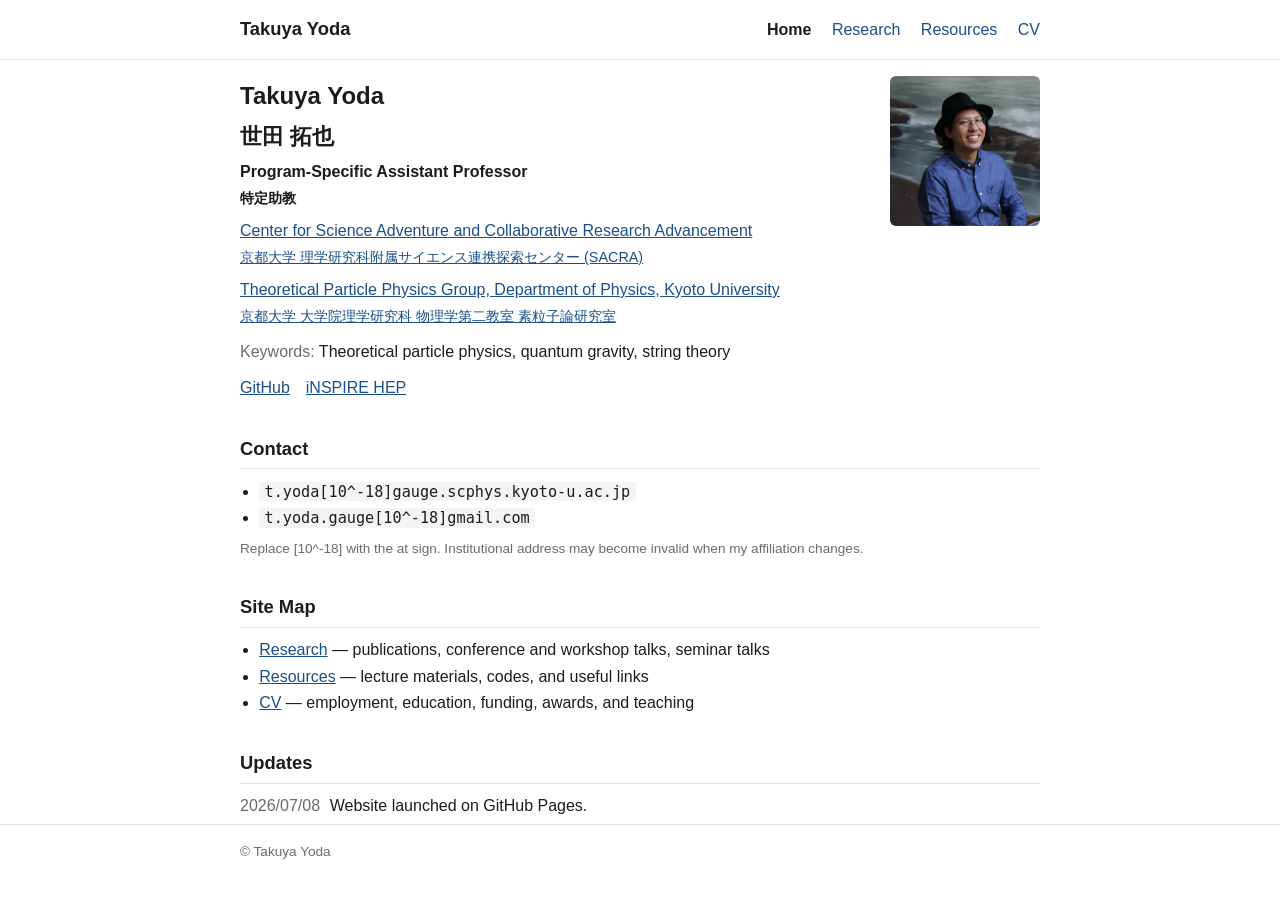
<file: index.html>
<!DOCTYPE html>
<html lang="en">
<head>
  <meta charset="utf-8">
  <meta name="viewport" content="width=device-width, initial-scale=1">
  <title>Takuya Yoda — Theoretical Particle Physics</title>
  <meta name="description" content="Academic website of Takuya Yoda, Program-Specific Assistant Professor at Kyoto University. Theoretical particle physics and quantum gravity.">
  <link rel="stylesheet" href="assets/style.css">
</head>
<body data-page="home">
  <header class="site-header">
    <div class="wrap header-inner">
      <a class="site-title" href="index.html">Takuya Yoda</a>
      <nav class="site-nav">
        <a href="index.html" aria-current="page">Home</a>
        <a href="research.html">Research</a>
        <a href="resources.html">Resources</a>
        <a href="cv.html">CV</a>
      </nav>
    </div>
  </header>

  <main class="wrap">
    <section id="profile" aria-label="Profile">
      <div id="profile-body" class="profile">
        <noscript><p>This page requires JavaScript. Profile data is available at <a href="data/profile.json">data/profile.json</a>.</p></noscript>
      </div>
    </section>

    <section id="contact" aria-label="Contact">
      <h2>Contact</h2>
      <div id="contact-body"></div>
    </section>

    <section id="sitemap" aria-label="Site map">
      <h2>Site Map</h2>
      <ul class="plain-list">
        <li><a href="research.html">Research</a> — publications, conference and workshop talks, seminar talks</li>
        <li><a href="resources.html">Resources</a> — lecture materials, codes, and useful links</li>
        <li><a href="cv.html">CV</a> — employment, education, funding, awards, and teaching</li>
      </ul>
    </section>

    <section id="news" aria-label="News">
      <h2>Updates</h2>
      <div id="news-body"></div>
    </section>
  </main>

  <footer class="site-footer">
    <div class="wrap">© Takuya Yoda</div>
  </footer>

  <script src="assets/main.js"></script>
</body>
</html>
</file>
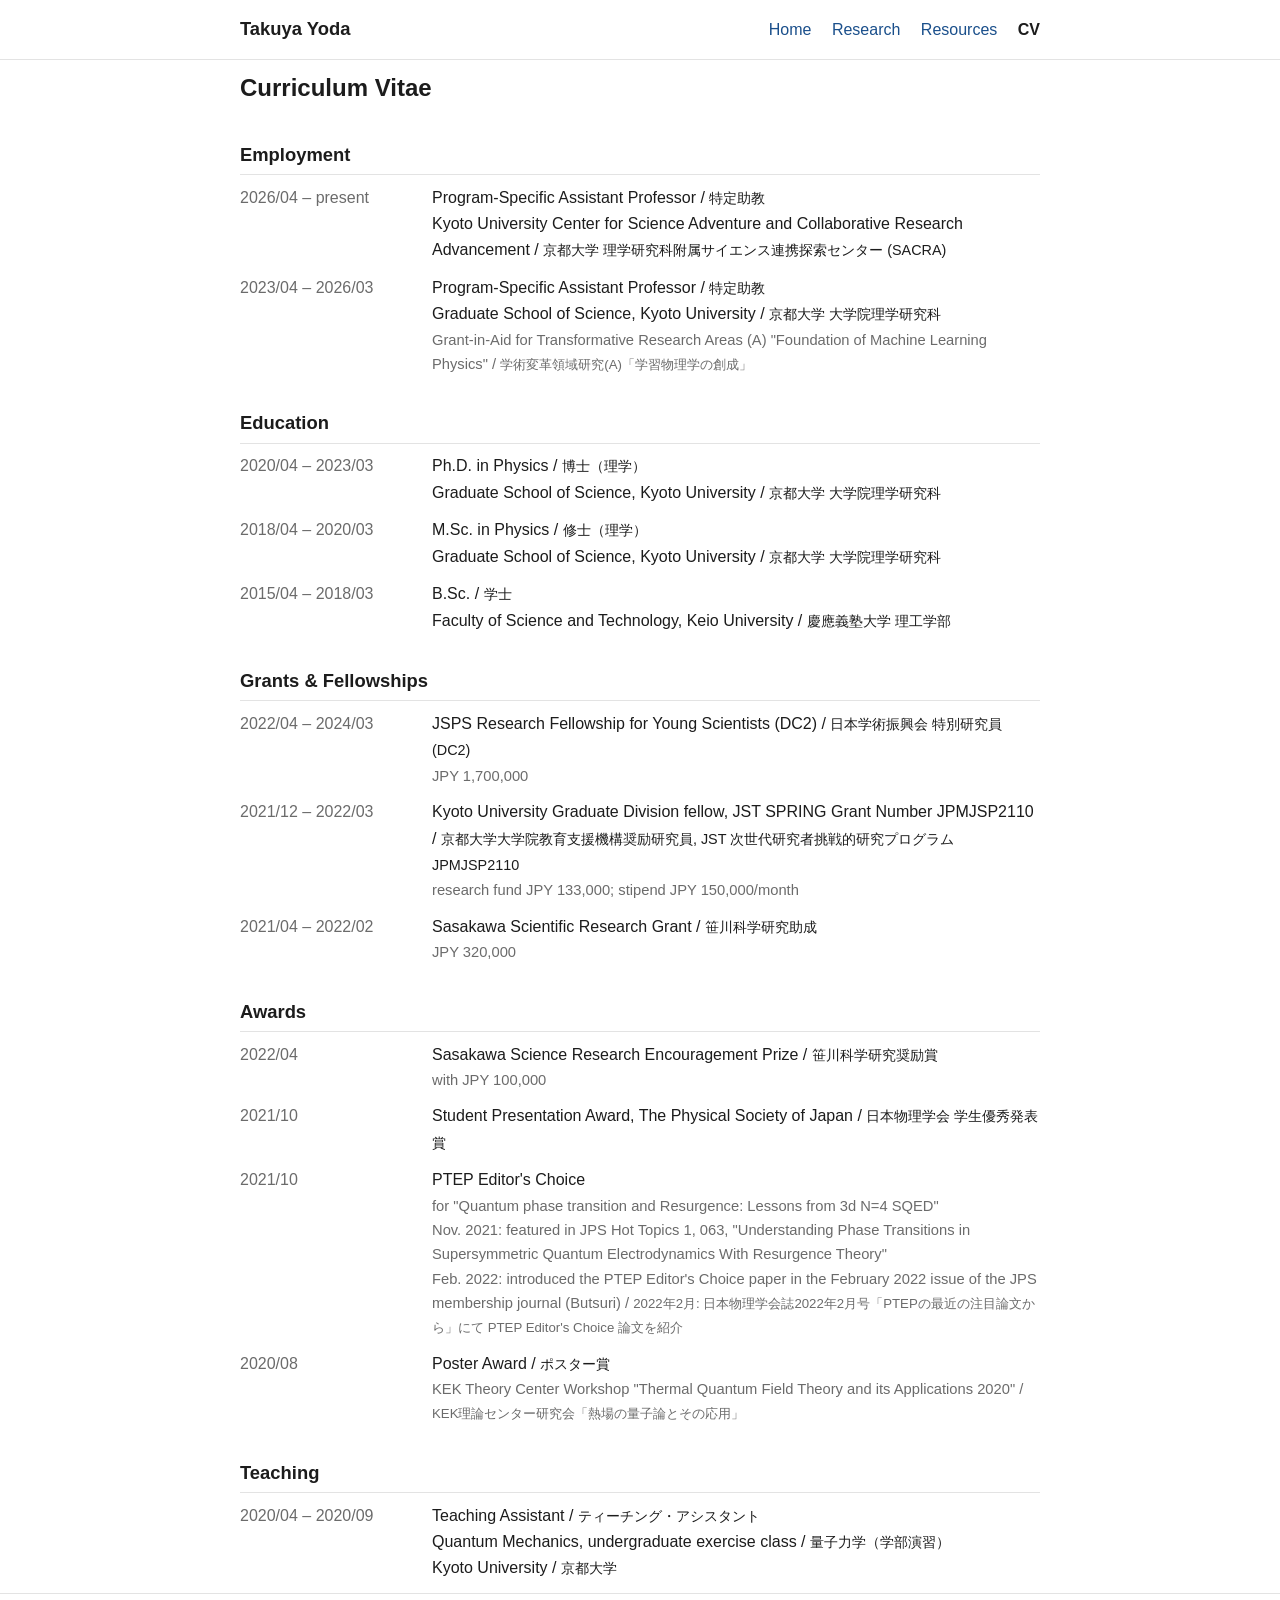
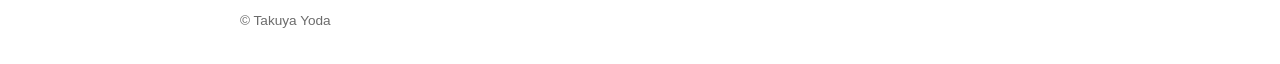
<file: cv.html>
<!DOCTYPE html>
<html lang="en">
<head>
  <meta charset="utf-8">
  <meta name="viewport" content="width=device-width, initial-scale=1">
  <title>CV — Takuya Yoda</title>
  <meta name="description" content="Curriculum vitae of Takuya Yoda: employment, education, funding, awards, and teaching.">
  <link rel="stylesheet" href="assets/style.css">
</head>
<body data-page="cv">
  <header class="site-header">
    <div class="wrap header-inner">
      <a class="site-title" href="index.html">Takuya Yoda</a>
      <nav class="site-nav">
        <a href="index.html">Home</a>
        <a href="research.html">Research</a>
        <a href="resources.html">Resources</a>
        <a href="cv.html" aria-current="page">CV</a>
      </nav>
    </div>
  </header>

  <main class="wrap">
    <h1>Curriculum Vitae</h1>
    <noscript><p>This page requires JavaScript. Data is available at <a href="data/cv.json">data/cv.json</a>.</p></noscript>

    <section id="employment"><h2>Employment</h2><div data-cv="employment"></div></section>
    <section id="education"><h2>Education</h2><div data-cv="education"></div></section>
    <section id="funding"><h2>Grants &amp; Fellowships</h2><div data-cv="funding"></div></section>
    <section id="awards"><h2>Awards</h2><div data-cv="awards"></div></section>
    <section id="teaching"><h2>Teaching</h2><div data-cv="teaching"></div></section>
  </main>

  <footer class="site-footer">
    <div class="wrap">© Takuya Yoda</div>
  </footer>

  <script src="assets/main.js"></script>
</body>
</html>
</file>
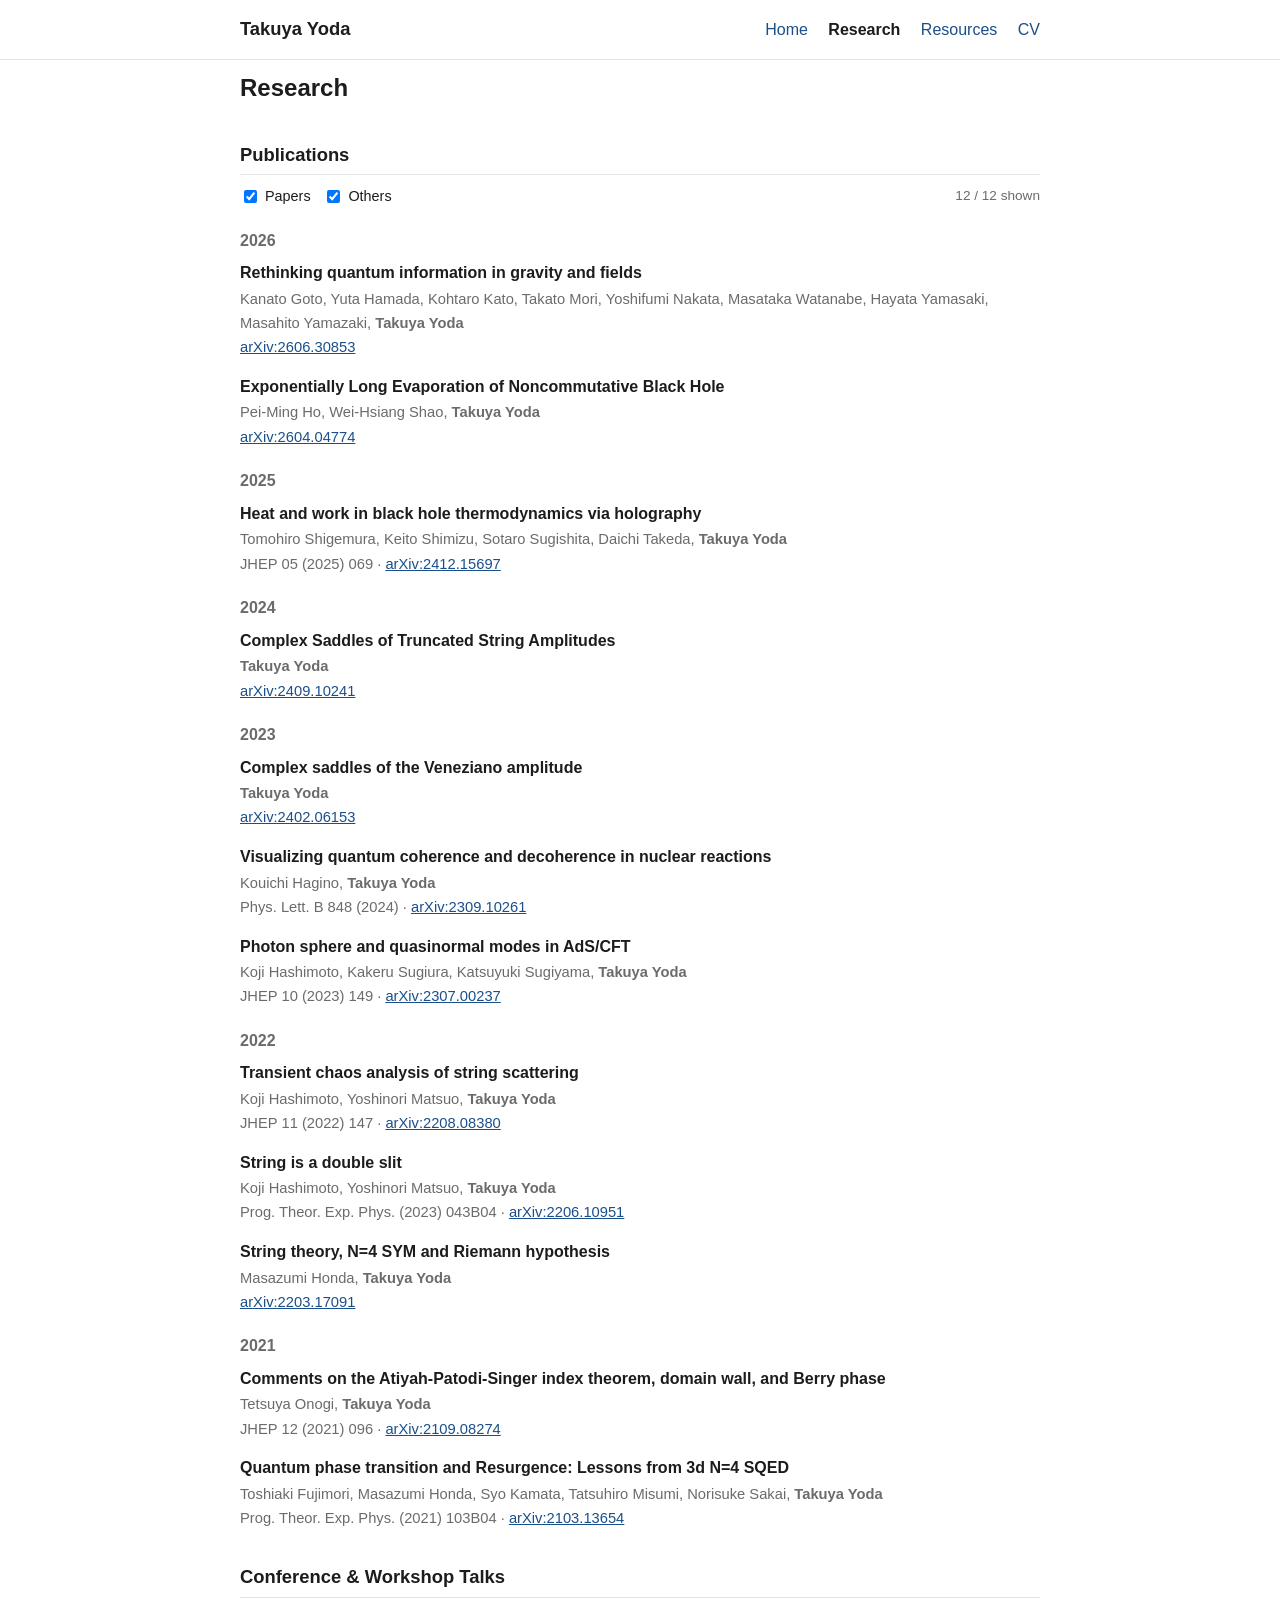
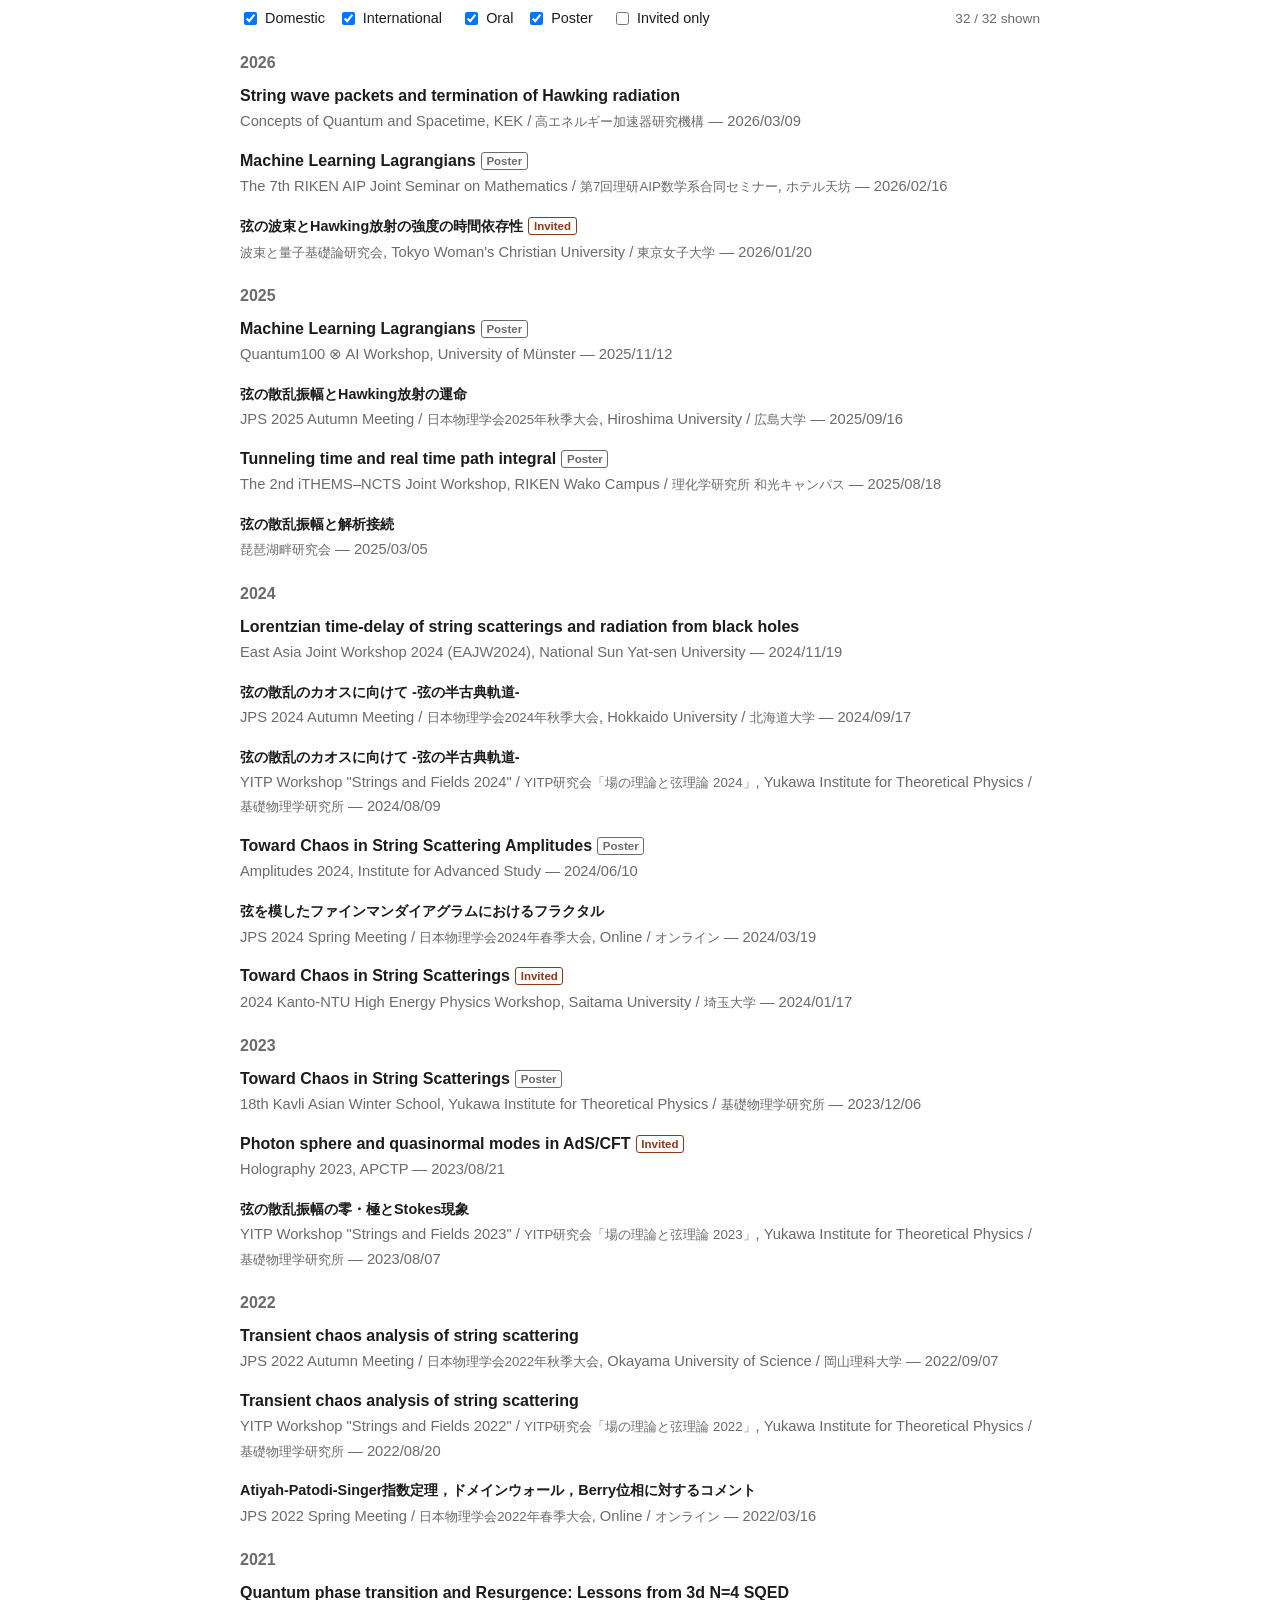
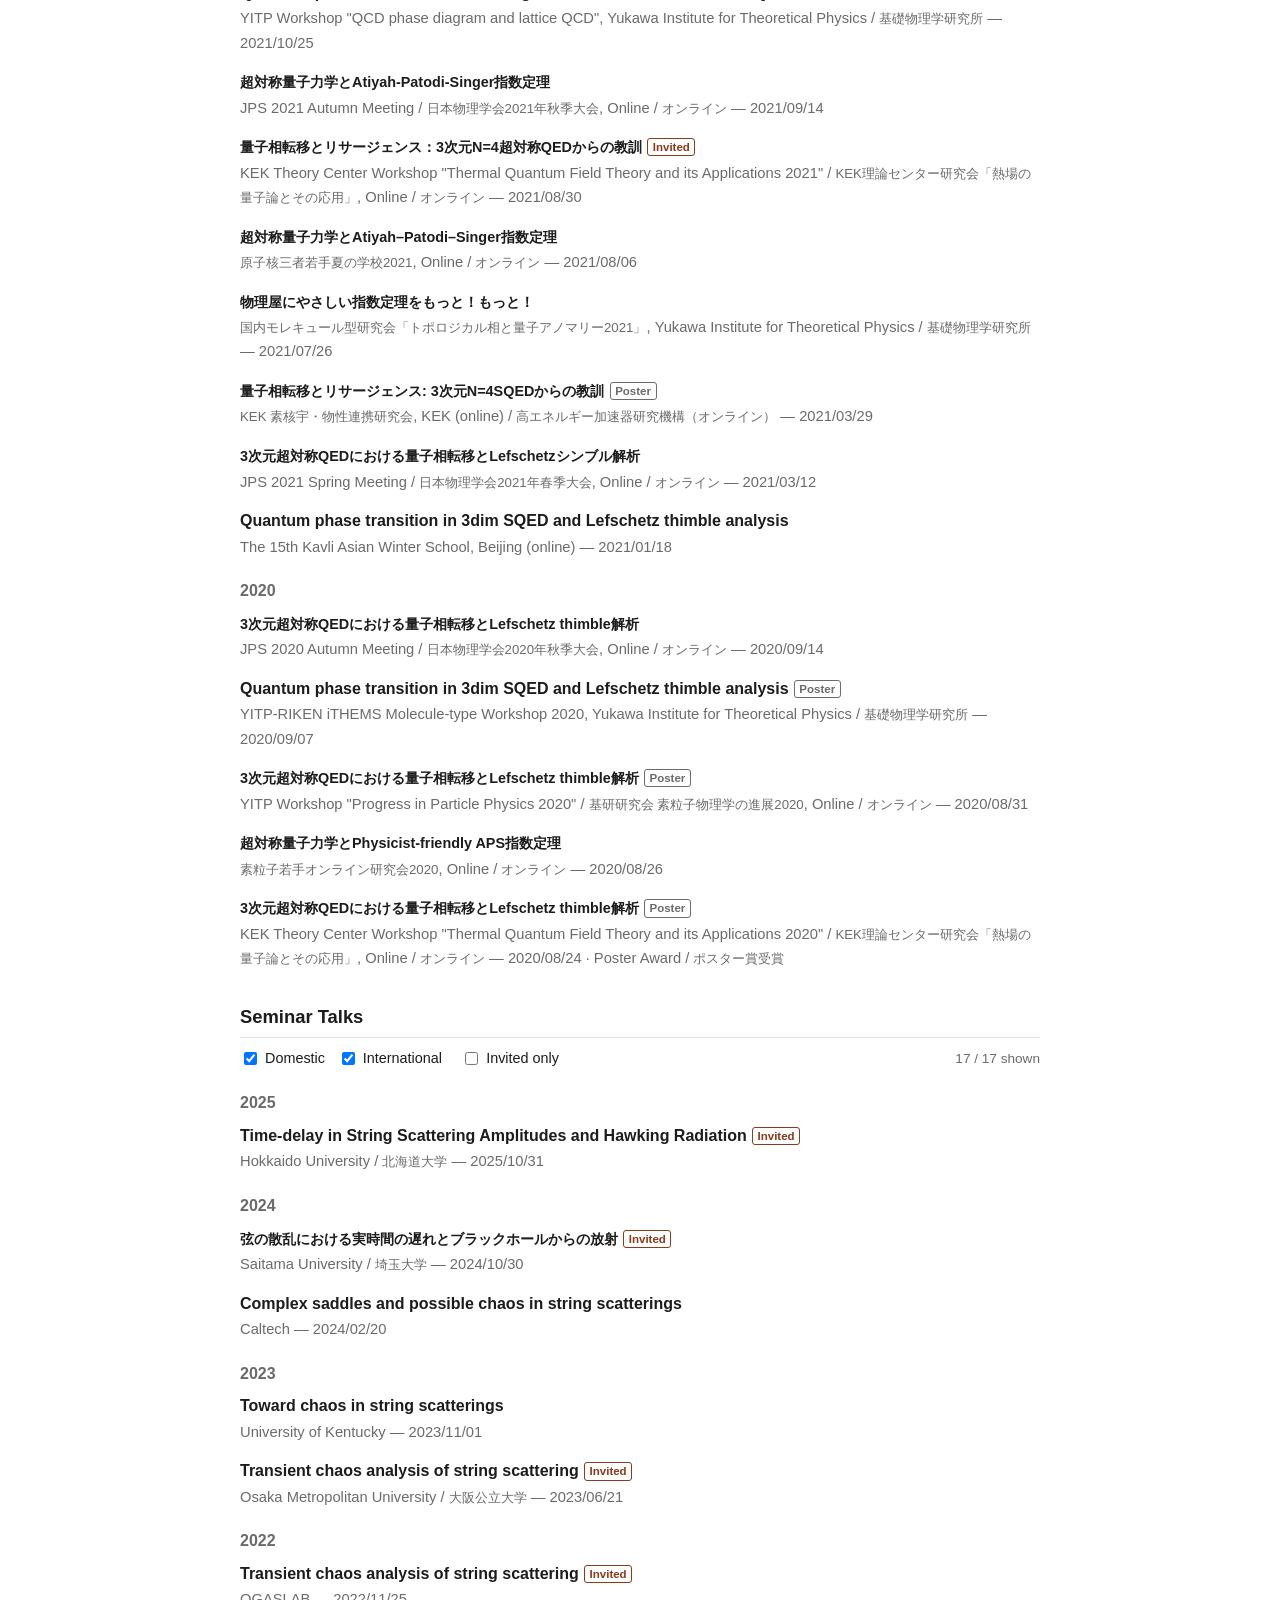
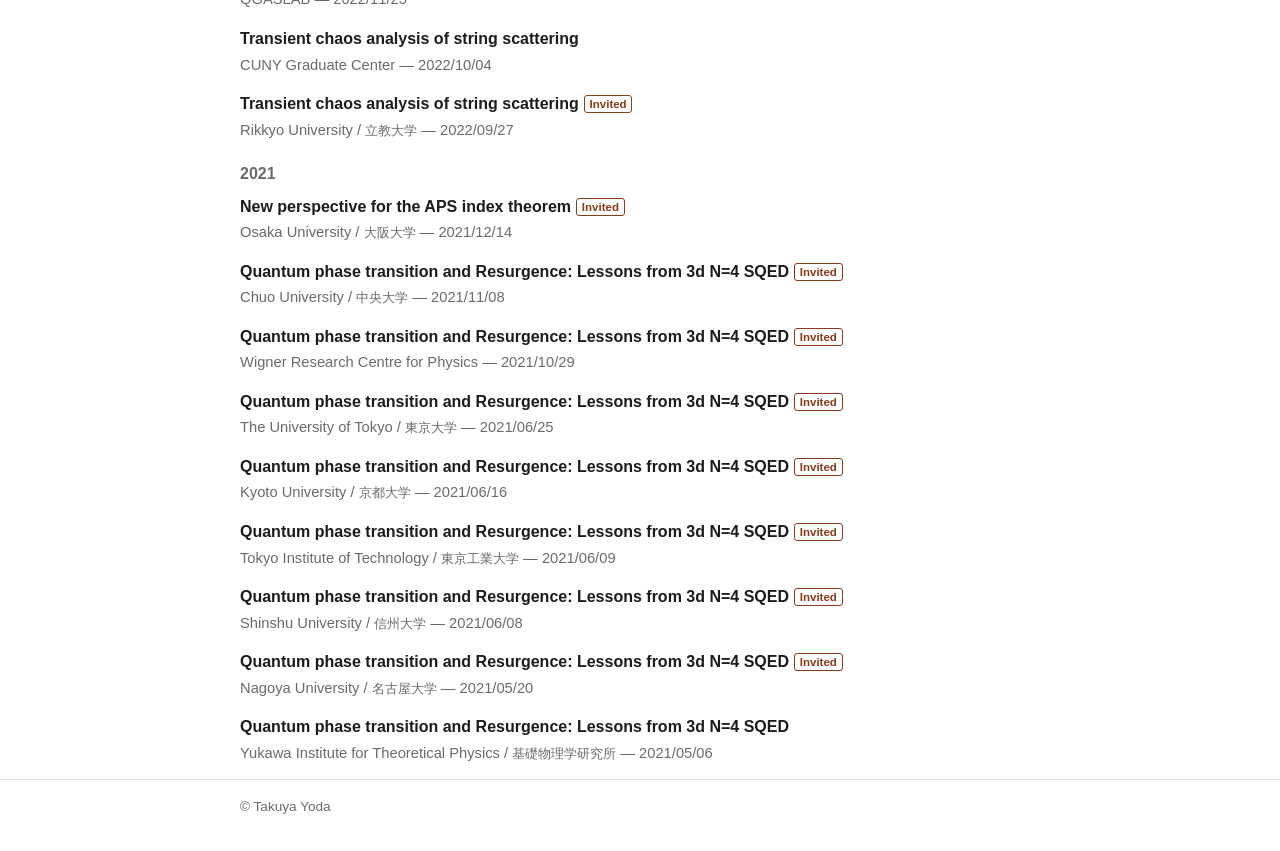
<file: research.html>
<!DOCTYPE html>
<html lang="en">
<head>
  <meta charset="utf-8">
  <meta name="viewport" content="width=device-width, initial-scale=1">
  <title>Research — Takuya Yoda</title>
  <meta name="description" content="Publications, conference talks, and seminar talks by Takuya Yoda.">
  <link rel="stylesheet" href="assets/style.css">
</head>
<body data-page="research">
  <header class="site-header">
    <div class="wrap header-inner">
      <a class="site-title" href="index.html">Takuya Yoda</a>
      <nav class="site-nav">
        <a href="index.html">Home</a>
        <a href="research.html" aria-current="page">Research</a>
        <a href="resources.html">Resources</a>
        <a href="cv.html">CV</a>
      </nav>
    </div>
  </header>

  <main class="wrap">
    <h1>Research</h1>
    <noscript><p>This page requires JavaScript. Data is available at
      <a href="data/publications.json">publications.json</a>,
      <a href="data/talks.json">talks.json</a>, and
      <a href="data/seminars.json">seminars.json</a>.</p></noscript>

    <section id="publications" aria-label="Publications">
      <h2>Publications</h2>
      <div class="filters" data-target="publications">
        <span class="filter-group">
          <label><input type="checkbox" data-filter="type" value="paper" checked> Papers</label>
          <label><input type="checkbox" data-filter="type" value="other" checked> Others</label>
        </span>
        <span class="filter-count" data-count></span>
      </div>
      <div class="list" data-list></div>
    </section>

    <section id="talks" aria-label="Conference and workshop talks">
      <h2>Conference &amp; Workshop Talks</h2>
      <div class="filters" data-target="talks">
        <span class="filter-group">
          <label><input type="checkbox" data-filter="region" value="domestic" checked> Domestic</label>
          <label><input type="checkbox" data-filter="region" value="international" checked> International</label>
        </span>
        <span class="filter-group">
          <label><input type="checkbox" data-filter="format" value="oral" checked> Oral</label>
          <label><input type="checkbox" data-filter="format" value="poster" checked> Poster</label>
        </span>
        <span class="filter-group">
          <label><input type="checkbox" data-invited-only> Invited only</label>
        </span>
        <span class="filter-count" data-count></span>
      </div>
      <div class="list" data-list></div>
    </section>

    <section id="seminars" aria-label="Seminar talks">
      <h2>Seminar Talks</h2>
      <div class="filters" data-target="seminars">
        <span class="filter-group">
          <label><input type="checkbox" data-filter="region" value="domestic" checked> Domestic</label>
          <label><input type="checkbox" data-filter="region" value="international" checked> International</label>
        </span>
        <span class="filter-group">
          <label><input type="checkbox" data-invited-only> Invited only</label>
        </span>
        <span class="filter-count" data-count></span>
      </div>
      <div class="list" data-list></div>
    </section>
  </main>

  <footer class="site-footer">
    <div class="wrap">© Takuya Yoda</div>
  </footer>

  <script src="assets/main.js"></script>
</body>
</html>
</file>
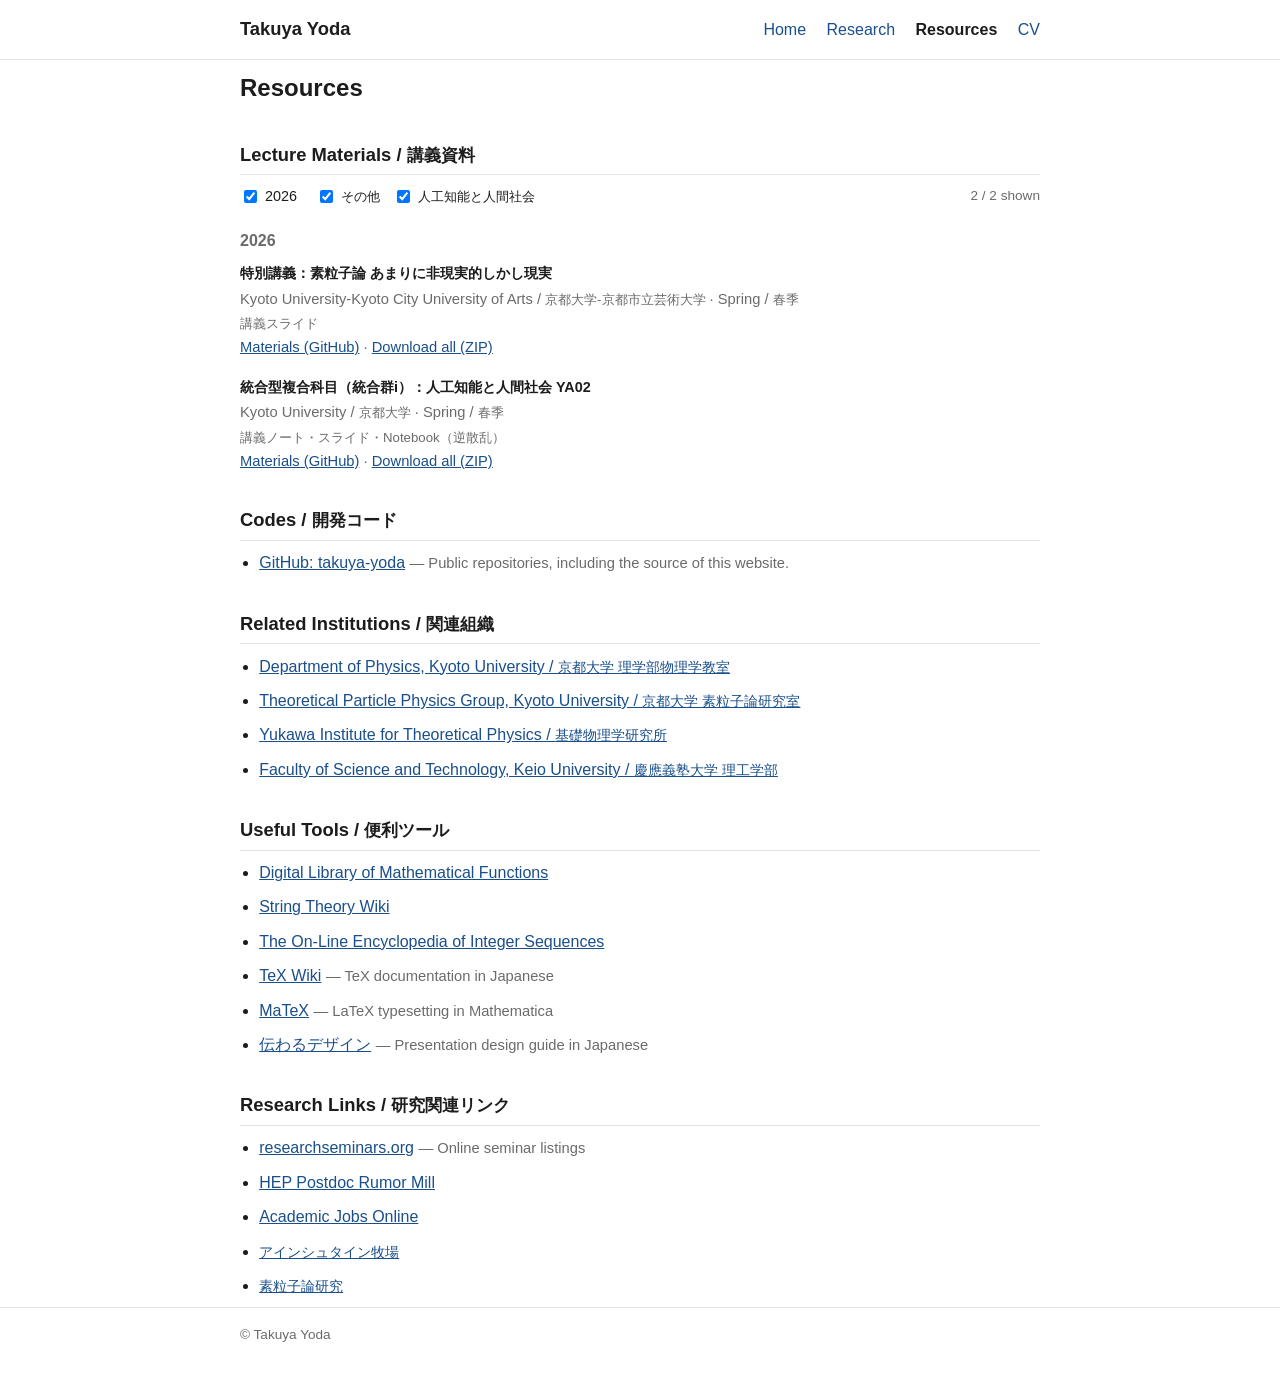
<file: resources.html>
<!DOCTYPE html>
<html lang="en">
<head>
  <meta charset="utf-8">
  <meta name="viewport" content="width=device-width, initial-scale=1">
  <title>Resources — Takuya Yoda</title>
  <meta name="description" content="Lecture materials, codes, and useful links shared by Takuya Yoda.">
  <link rel="stylesheet" href="assets/style.css">
</head>
<body data-page="resources">
  <header class="site-header">
    <div class="wrap header-inner">
      <a class="site-title" href="index.html">Takuya Yoda</a>
      <nav class="site-nav">
        <a href="index.html">Home</a>
        <a href="research.html">Research</a>
        <a href="resources.html" aria-current="page">Resources</a>
        <a href="cv.html">CV</a>
      </nav>
    </div>
  </header>

  <main class="wrap">
    <h1>Resources</h1>
    <noscript><p>This page requires JavaScript. Data is available at
      <a href="data/resources.json">resources.json</a> and
      <a href="data/lectures.json">lectures.json</a>.</p></noscript>
    <div id="resources-body"></div>
  </main>

  <footer class="site-footer">
    <div class="wrap">© Takuya Yoda</div>
  </footer>

  <script src="assets/main.js"></script>
</body>
</html>
</file>
<file: assets/style.css>
/* Minimal academic style — no external dependencies */

:root {
  --fg: #1c1c1c;
  --bg: #ffffff;
  --muted: #6b6b6b;
  --accent: #1a4f8b;
  --line: #e3e3e3;
  --badge-invited: #8b3a1a;
  --ja-scale: 0.9; /* Japanese glyphs look optically larger than Latin at equal size */
}

/* Japanese text emitted by bi() in main.js */
.ja { font-size: calc(1em * var(--ja-scale)); }

* { box-sizing: border-box; }

html { font-size: 16px; }

body {
  margin: 0;
  color: var(--fg);
  background: var(--bg);
  font-family: -apple-system, BlinkMacSystemFont, "Segoe UI", "Helvetica Neue",
    Arial, "Hiragino Kaku Gothic ProN", "Noto Sans JP", Meiryo, sans-serif;
  line-height: 1.65;
}

.wrap {
  max-width: 840px;
  margin: 0 auto;
  padding: 0 1.25rem;
}

/* Header */
.site-header {
  border-bottom: 1px solid var(--line);
}

.header-inner {
  display: flex;
  flex-wrap: wrap;
  align-items: baseline;
  justify-content: space-between;
  gap: 0.5rem 1rem;
  padding-top: 0.9rem;
  padding-bottom: 0.9rem;
}

.site-title {
  font-size: 1.15rem;
  font-weight: 700;
  color: var(--fg);
  text-decoration: none;
}

.site-nav a {
  margin-left: 1rem;
  color: var(--accent);
  text-decoration: none;
}

.site-nav a:first-child { margin-left: 0; }

.site-nav a[aria-current="page"] {
  color: var(--fg);
  font-weight: 600;
}

.site-nav a:hover { text-decoration: underline; }

/* Main */
main { padding: 1.5rem 1.25rem 3rem; }

h1 { font-size: 1.5rem; margin: 0.5rem 0 1rem; }

h2 {
  font-size: 1.15rem;
  margin: 2rem 0 0.6rem;
  padding-bottom: 0.25rem;
  border-bottom: 1px solid var(--line);
}

h3.year {
  font-size: 1rem;
  color: var(--muted);
  margin: 1.2rem 0 0.4rem;
}

a { color: var(--accent); }

.muted { color: var(--muted); }

.plain-list { padding-left: 1.2rem; margin: 0.4rem 0; }

/* Profile — portrait floats at the top right, text flows on the left */
.profile { margin-top: 1rem; }

.profile::after { content: ""; display: block; clear: both; }

.portrait {
  float: right;
  width: 150px;
  height: 150px;
  object-fit: cover;
  border-radius: 6px;
  margin: 0 0 0.75rem 1.5rem;
}

.profile-text h1 { margin: 0 0 0.2rem; }

.profile-text .position { margin: 0 0 0.4rem; font-weight: 600; }

.profile-text .affiliation { margin: 0 0 0.4rem; }

.profile-text .keywords { margin: 0.6rem 0 0; }

.profile-links { margin: 0.6rem 0 0; padding: 0; list-style: none; }

.profile-links li { display: inline; margin-right: 1rem; }

/* Contact */
.email-list { padding-left: 1.2rem; margin: 0.4rem 0; }

.email-list code {
  font-family: ui-monospace, SFMono-Regular, Menlo, Consolas, monospace;
  font-size: 0.95em;
  background: #f4f4f4;
  padding: 0.05em 0.35em;
  border-radius: 3px;
}

.email-hint { font-size: 0.85rem; color: var(--muted); margin: 0.3rem 0 0; }

/* News */
.news-item { margin: 0.3rem 0; }
.news-item .date { color: var(--muted); margin-right: 0.6rem; font-variant-numeric: tabular-nums; }

/* Filters */
.filters {
  display: flex;
  flex-wrap: wrap;
  align-items: center;
  gap: 0.4rem 1.2rem;
  margin: 0.5rem 0 0.8rem;
  font-size: 0.9rem;
}

.filter-group { display: inline-flex; gap: 0.8rem; }

.filters label { cursor: pointer; user-select: none; }

.filters input { vertical-align: -2px; margin-right: 0.25rem; }

.filter-count { color: var(--muted); font-size: 0.85rem; margin-left: auto; }

/* Item lists */
.item { margin: 0 0 0.9rem; }

.item .title { font-weight: 600; }

.item .meta { font-size: 0.92rem; color: var(--muted); }

.item .meta a { color: var(--accent); }

.authors .me { font-weight: 600; }

.badge {
  display: inline-block;
  font-size: 0.72rem;
  line-height: 1.4;
  padding: 0 0.4em;
  margin-left: 0.45em;
  border: 1px solid currentColor;
  border-radius: 3px;
  vertical-align: 1px;
}

.badge.invited { color: var(--badge-invited); }
.badge.format, .badge.region { color: var(--muted); }

/* CV */
.cv-item {
  display: flex;
  gap: 1rem;
  margin: 0 0 0.7rem;
}

.cv-period {
  flex: 0 0 11em;
  color: var(--muted);
  font-variant-numeric: tabular-nums;
}

.cv-body .note { font-size: 0.92rem; color: var(--muted); }

/* Resources */
.resource-item { margin: 0 0 0.5rem; }
.resource-item .note { font-size: 0.92rem; color: var(--muted); }

/* Footer */
.site-footer {
  border-top: 1px solid var(--line);
  padding: 1rem 0 2rem;
  color: var(--muted);
  font-size: 0.85rem;
}

/* Responsive */
@media (max-width: 600px) {
  .portrait { width: 110px; height: 110px; margin-left: 1rem; }
  .cv-item { flex-direction: column; gap: 0.1rem; }
  .cv-period { flex-basis: auto; }
  .filter-count { margin-left: 0; }
}
</file>
